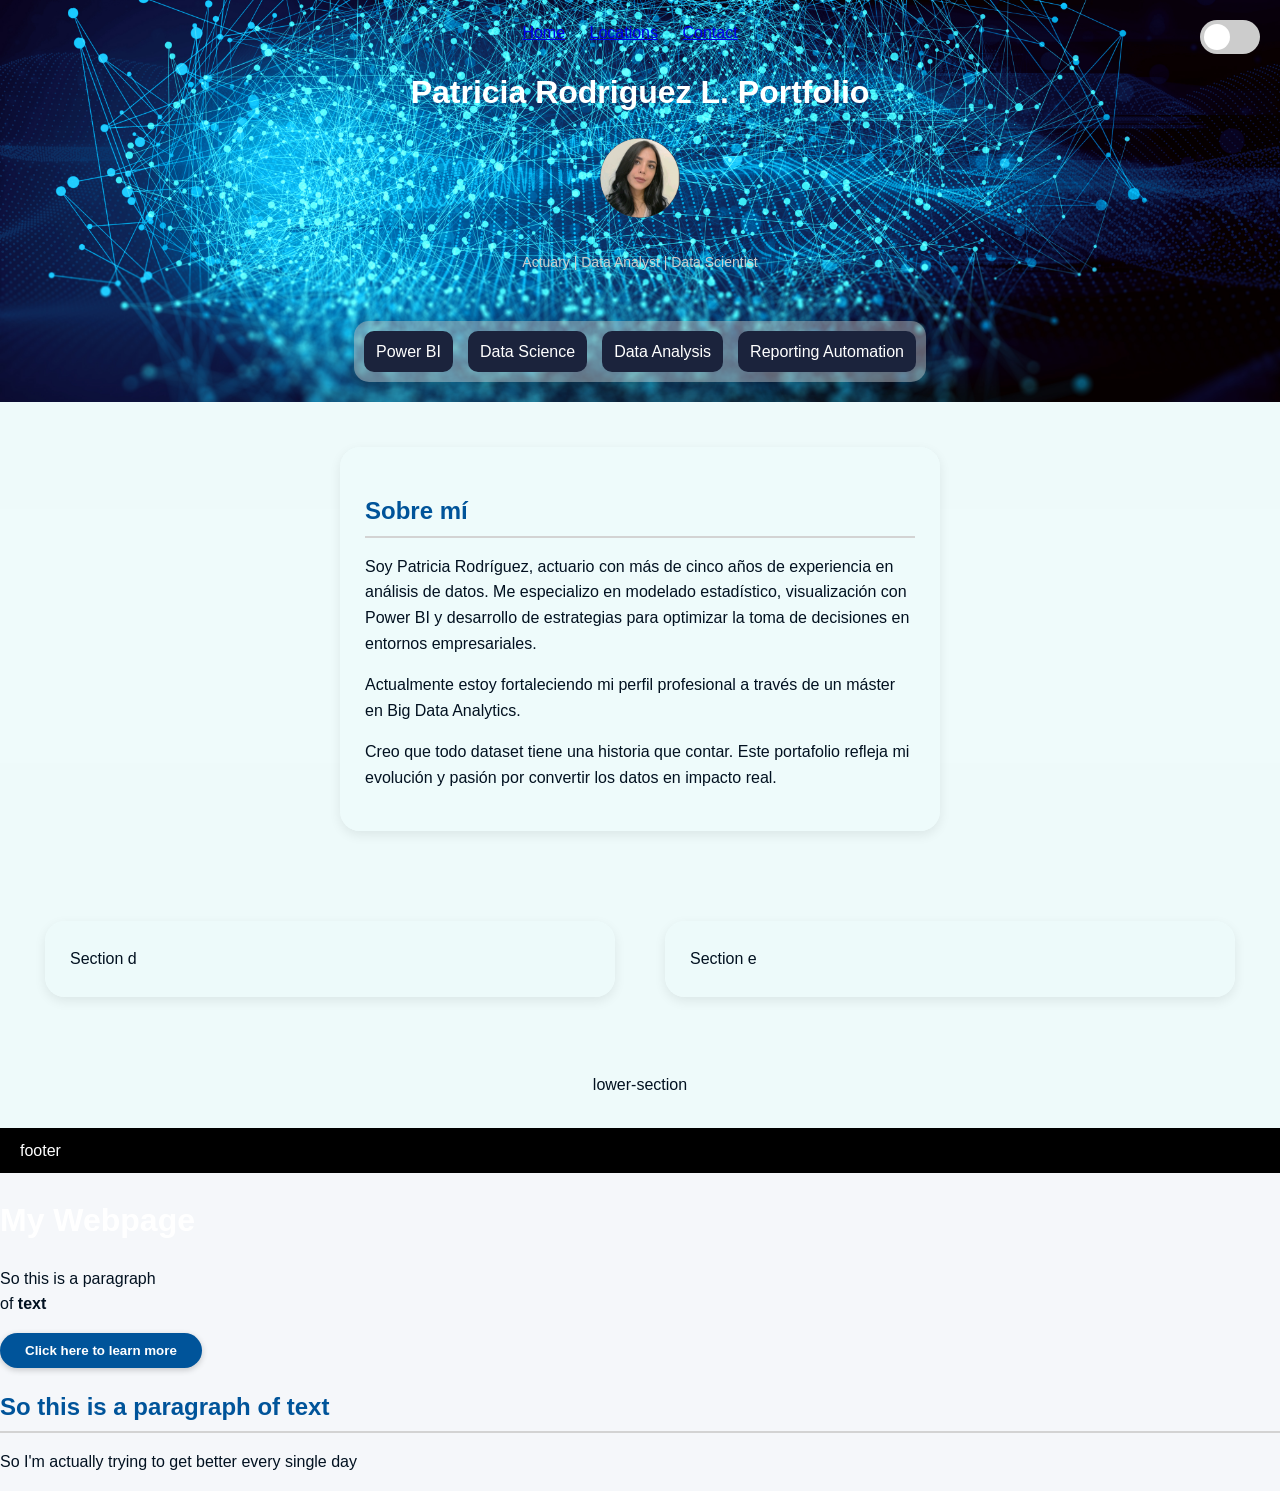
<file: index.html>
<!DOCTYPE html>
<html>
<head>
    <title>My Page!</title>
    <link rel="stylesheet" href="styles.css">
</head>
<body>

    <header id="animated-header"> 
        <nav>
            <ul>
                <li><a href="index.html">Home</a></li>
                <li><a href="locations.html">Locations</a></li>
                <li><a href="contact.html">Contact</a></li>
            </ul>
        </nav>

        <label class="switch">
            <input type="checkbox" id="toggle-dark">
            <span class="slider"></span>
          </label>

          <script>
            const toggle = document.getElementById('toggle-dark');
            toggle.addEventListener('change', () => {
              document.body.classList.toggle('dark-mode');
            });
          </script>

          
        <h1>Patricia Rodriguez L. Portfolio</h1>
        <img src="header pic.png" alt="Imagen circular">
        <h6>Actuary | Data Analyst | Data Scientist</h6>

        <!-- Floating Menu -->
        <nav class="floating-menu">
            <a href="#">Power BI</a>
            <a href="#">Data Science</a>
            <a href="#">Data Analysis</a>
            <a href="#">Reporting Automation</a>
        </nav>

    </header> 

    <section class="feature-box sales">
        <div class="section-a">
            <h2>Sobre mí</h2>
            <p>
                Soy Patricia Rodríguez, actuario con más de cinco años de experiencia en análisis de datos. Me especializo 
                en modelado estadístico, visualización con Power BI y desarrollo de estrategias para optimizar 
                la toma de decisiones en entornos empresariales.
            </p>
            <p>
                Actualmente estoy fortaleciendo mi perfil profesional a través de un máster en Big Data Analytics.
            </p>
            <p>
                Creo que todo dataset tiene una historia que contar.
                Este portafolio refleja mi evolución y pasión por convertir los datos en impacto real.
            </p>
        </div>
    </section>

    <section class="feature-box closeouts">
        <div>Section d</div>
        <div>Section e</div>
    </section>

    <section>lower-section</section>
    <footer>footer</footer>

    <h1>My Webpage</h1>
    <p>So this is a paragraph <br> of <strong>text</strong></p>
    <p><button>Click here to learn more</button></p>
    <h2>So this is a paragraph of text</h2>
    <p>So I'm actually trying to get better every single day</p>

    <!-- 🎬 Fondo animado del header -->
    <script>
        const header = document.getElementById("animated-header");
        const backgrounds = [
            "background ai.jpg",
            "background ai 2.jpg",
            "background ai 3.jpg"
        ];
        let index = 0;

        function changeBackground() {
            header.style.backgroundImage = `url('${backgrounds[index]}')`;
            index = (index + 1) % backgrounds.length;
        }

        setInterval(changeBackground, 5000);
        changeBackground();
    </script>

</body>
</html>
</file>
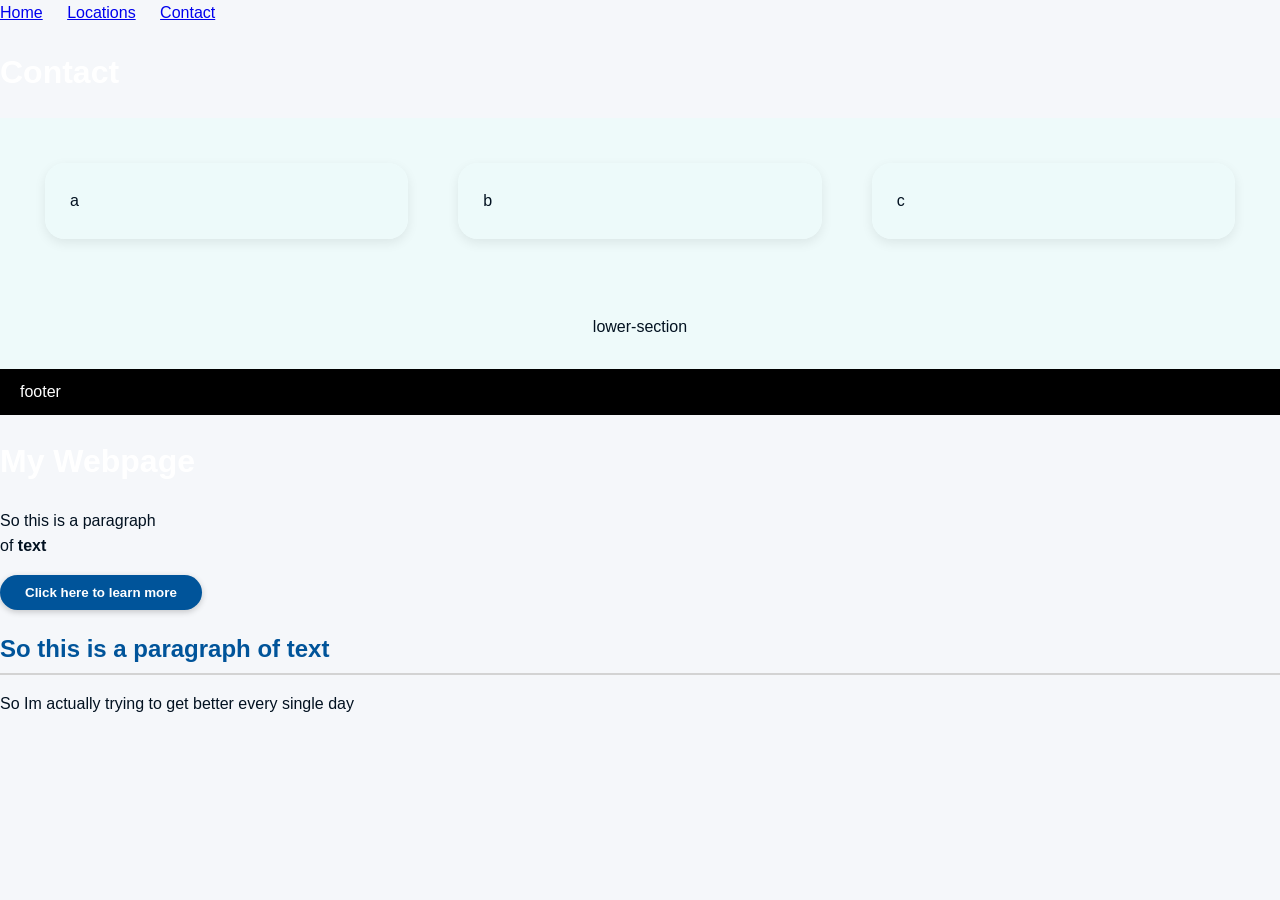
<file: contact.html>
<!DOCTYPE html>
<html>
    <head>
        <title>My Page!</title>
        <link rel="stylesheet" href="styles.css">
    </head>
   <body>

        <header> 
            <nav>
                <ul>
                    <li><a href = "index.html">Home</a></li>
                    <li><a href = "locations.html">Locations</a></li>
                    <li><a href = "contact.html">Contact</a></li>
                </ul>

            </nav>
            <h1>Contact</h1>


        </header> 

        <section>

            <div>a</div>
            <div>b</div>
            <div>c</div>

        </section>
        <section>lower-section</section>
        <footer>footer</footer>



        <h1>My Webpage</h1>
        <p> So this is a paragraph </br> of <strong>text</strong> </p>
        <p> <button> Click here to learn more </button> </p>
        <h2> So this is a paragraph of text</h2>
        <p> So Im actually trying to get better every single day</p>


    </body>

</html>
</file>
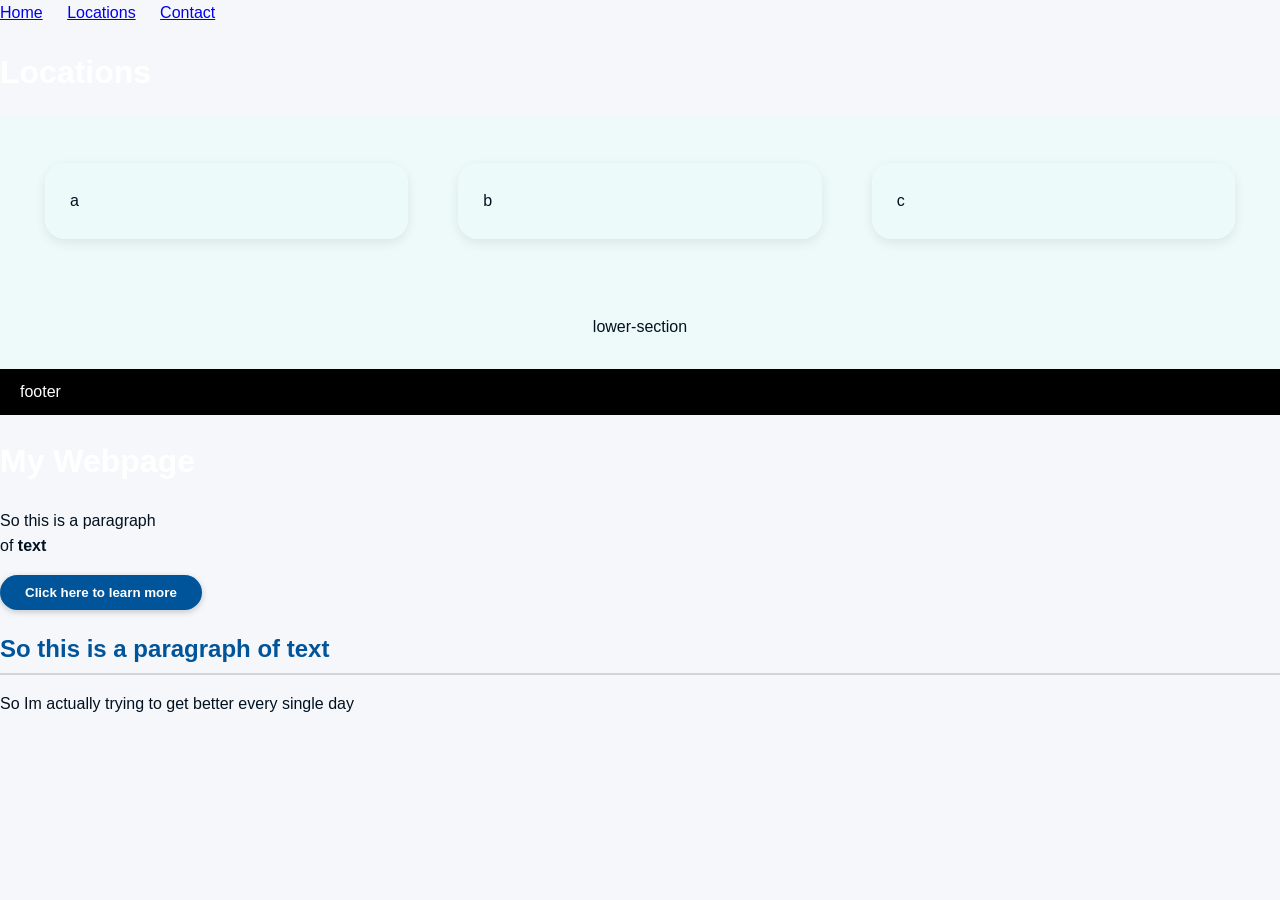
<file: locations.html>
<!DOCTYPE html>
<html>
    <head>
        <title>My Page!</title>
        <link rel="stylesheet" href="styles.css">
    </head>
   <body>

        <header> 
            <nav>
                <ul>
                    <li><a href = "index.html">Home</a></li>
                    <li><a href = "locations.html">Locations</a></li>
                    <li><a href = "contact.html">Contact</a></li>
                </ul>

            </nav>
            <h1>Locations</h1>


        </header> 

        <section>

            <div>a</div>
            <div>b</div>
            <div>c</div>

        </section>
        <section>lower-section</section>
        <footer>footer</footer>



        <h1>My Webpage</h1>
        <p> So this is a paragraph </br> of <strong>text</strong> </p>
        <p> <button> Click here to learn more </button> </p>
        <h2> So this is a paragraph of text</h2>
        <p> So Im actually trying to get better every single day</p>


    </body>

</html>
</file>
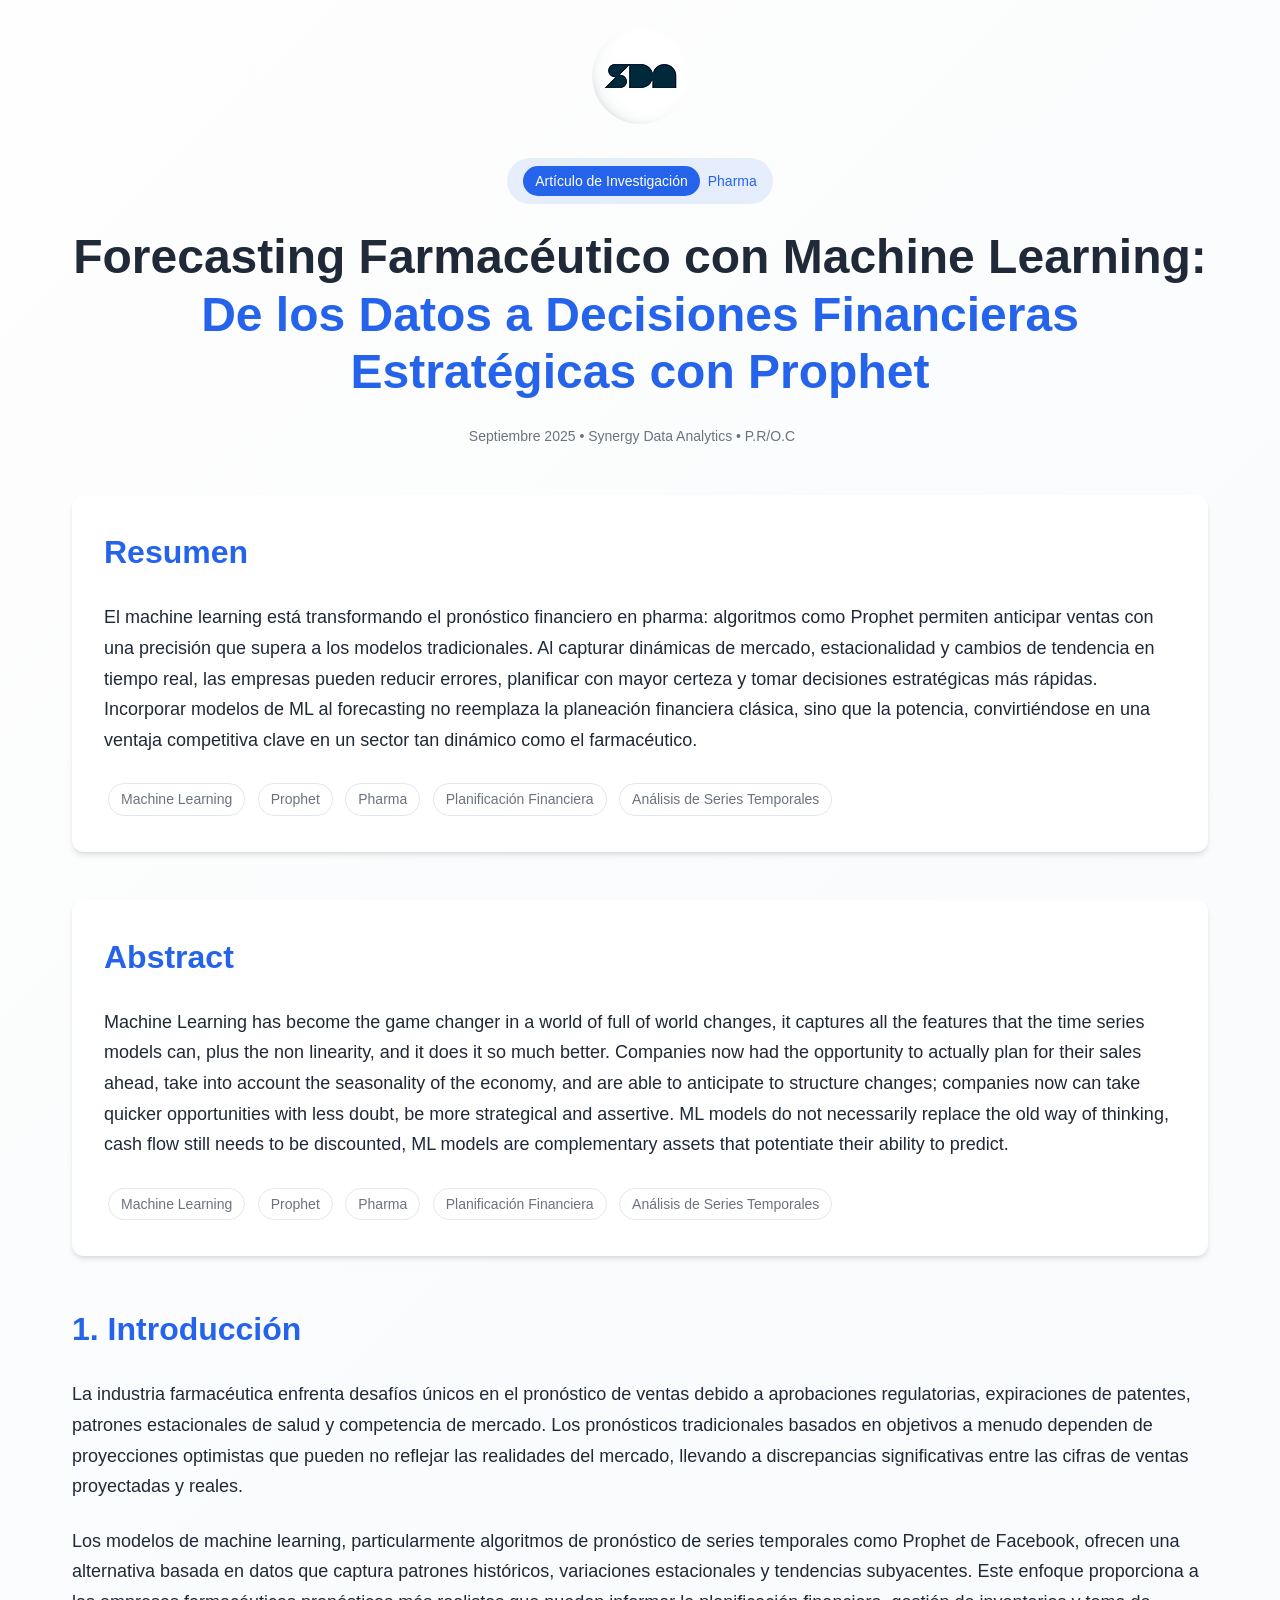
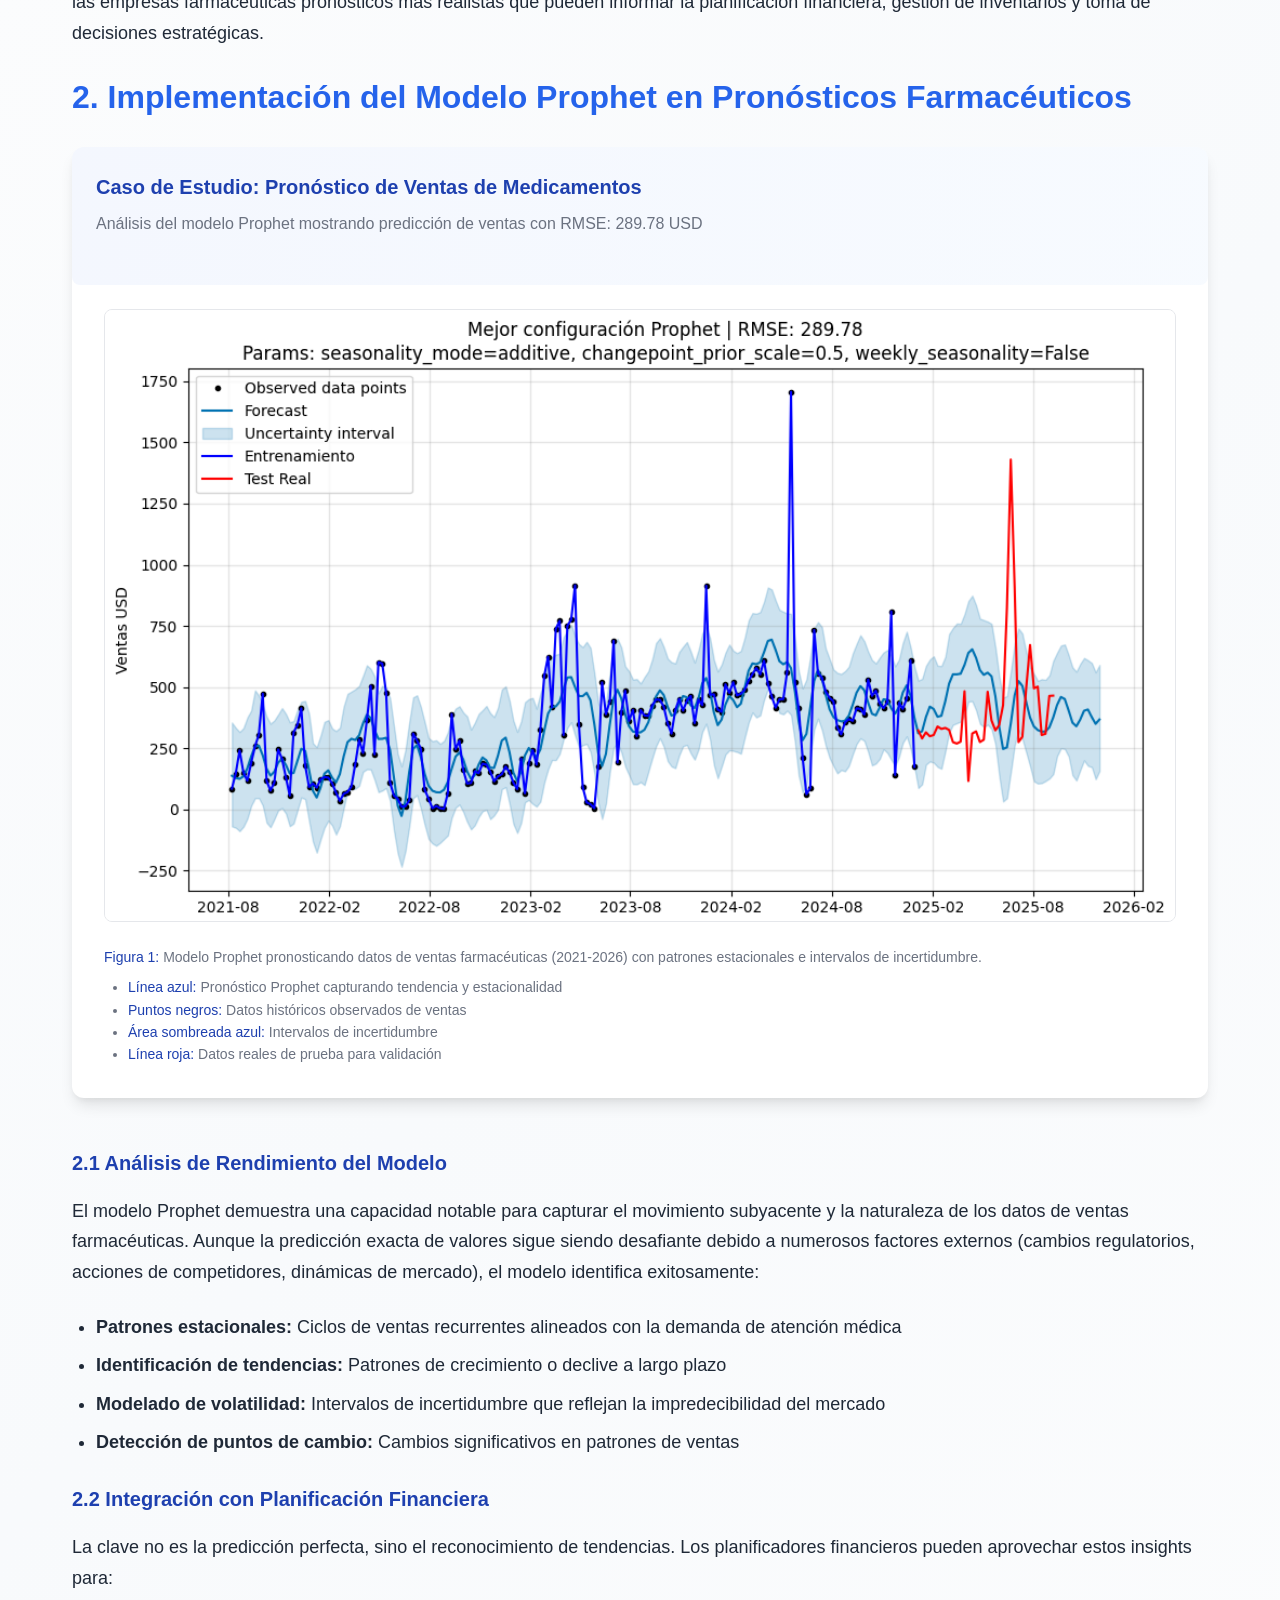
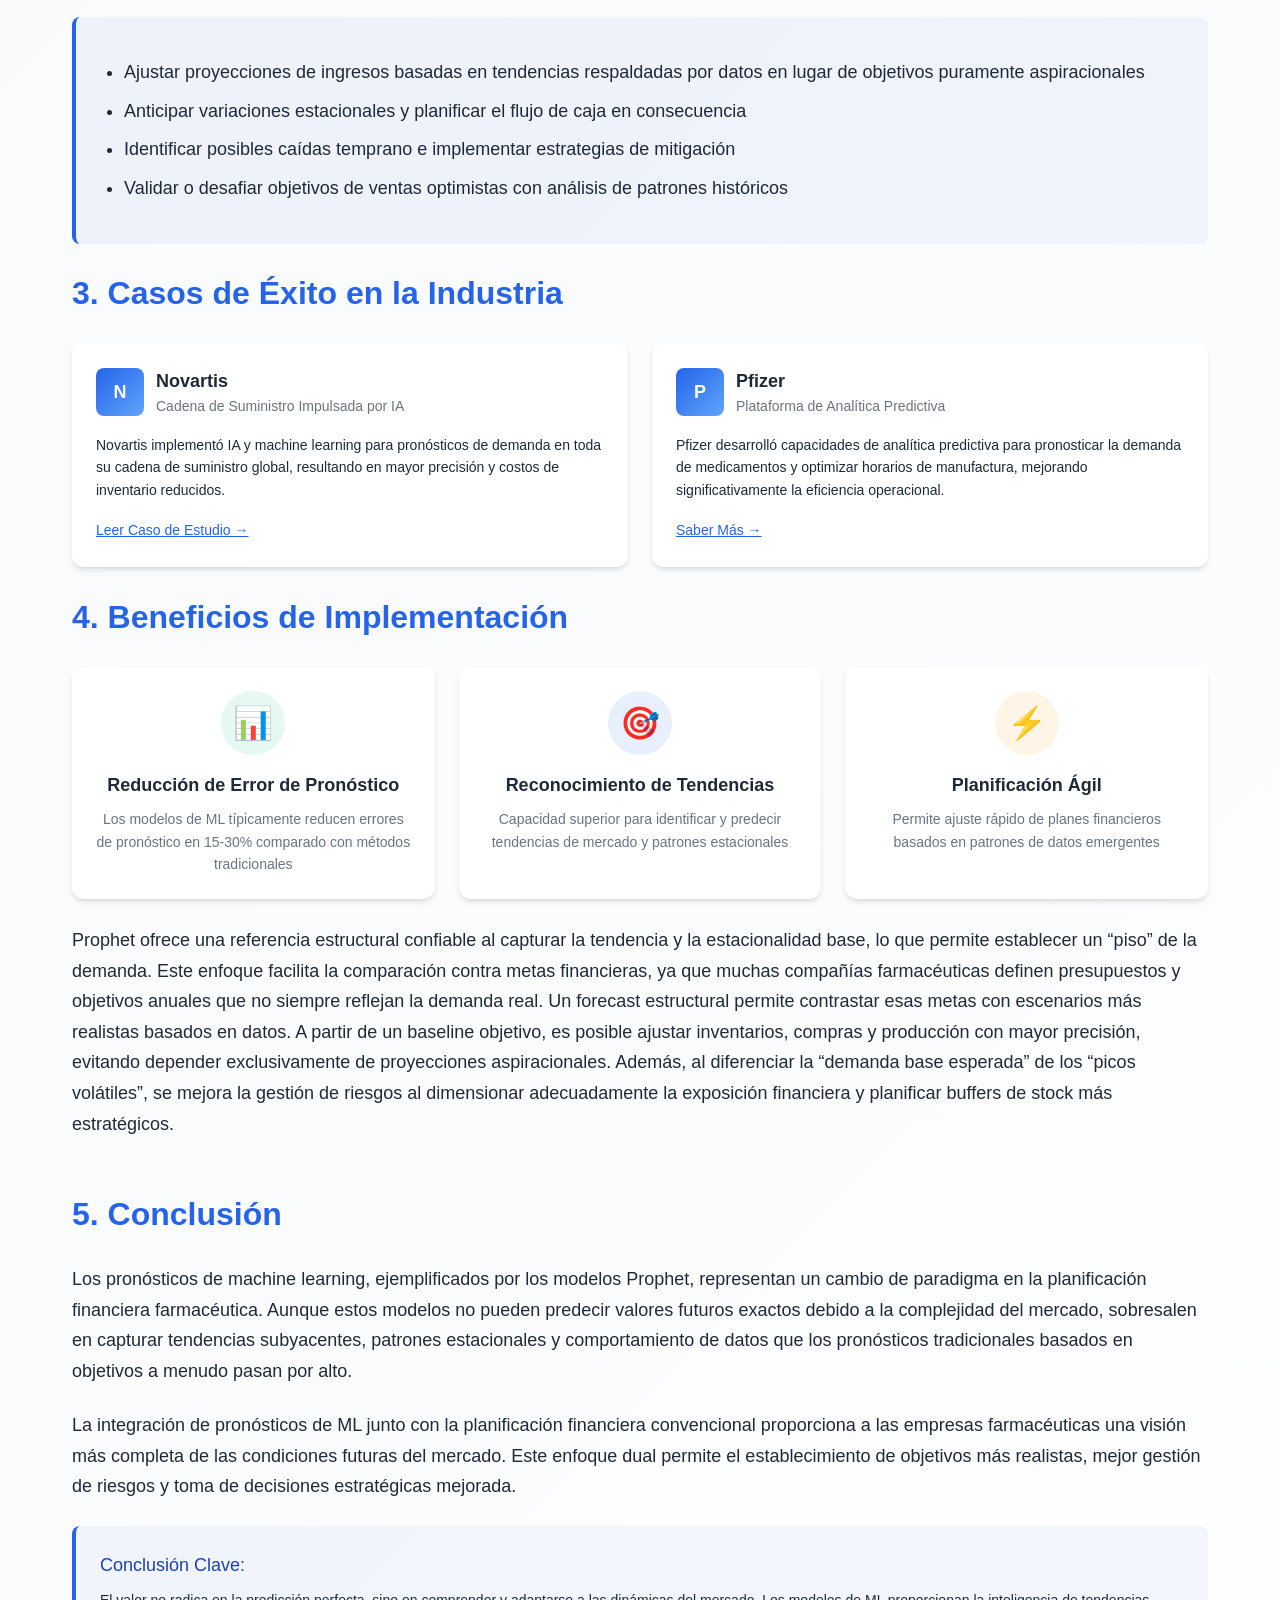
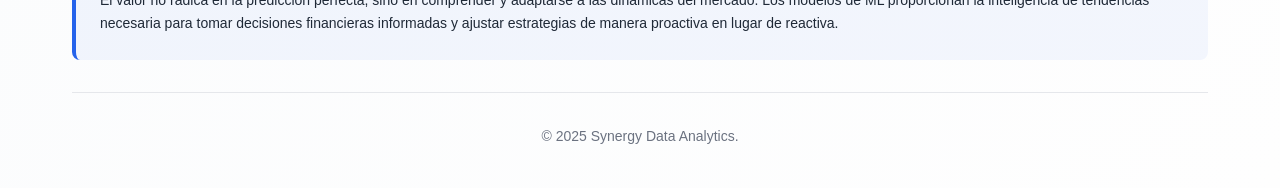
<file: Pharma code - fv.html>
<!DOCTYPE html>
<html lang="es">
<head>
    <meta charset="UTF-8">
    <meta name="viewport" content="width=device-width, initial-scale=1.0">
    <title>Modelos de Machine Learning y Pronósticos Prophet en la Industria Farmacéutica</title>
    <meta name="description" content="Investigación sobre modelos de ML y Prophet para pronósticos de ventas farmacéuticas como complemento a la planificación financiera tradicional">
    <link rel="canonical" href="/pharma-research-paper-es.html">
    
    <style>
:root {
--primary-color: #2563eb;
--primary-light: #60a5fa;
--primary-dark: #1e40af;
--paper-bg: #fefefe;
--paper-accent: #f8fafc;
--text-primary: #1f2937;
--text-secondary: #6b7280;
--border-color: #e5e7eb;
--success-color: #10b981;
--warning-color: #f59e0b;
--shadow-paper: 0 4px 6px -1px rgba(0, 0, 0, 0.1), 0 2px 4px -1px rgba(0, 0, 0, 0.06);
--shadow-elevated: 0 10px 15px -3px rgba(0, 0, 0, 0.1), 0 4px 6px -2px rgba(0, 0, 0, 0.05);
--gradient-primary: linear-gradient(135deg, var(--primary-color), var(--primary-light));
}
* {
margin: 0;
padding: 0;
box-sizing: border-box;
}
body {
font-family: 'Segoe UI', Tahoma, Geneva, Verdana, sans-serif;
line-height: 1.6;
color: var(--text-primary);
background: linear-gradient(135deg, var(--paper-bg) 0%, var(--paper-accent) 50%, var(--paper-bg) 100%);
min-height: 100vh;
}
.container {
max-width: 1200px;
margin: 0 auto;
padding: 2rem;
}
header {
text-align: center;
margin-bottom: 3rem;
}
.research-badge {
display: inline-flex;
align-items: center;
gap: 0.5rem;
background: rgba(37, 99, 235, 0.1);
padding: 0.5rem 1rem;
border-radius: 2rem;
margin-bottom: 1.5rem;
}
.badge {
background: var(--primary-color);
color: white;
padding: 0.25rem 0.75rem;
border-radius: 1rem;
font-size: 0.875rem;
font-weight: 500;
}
.badge-outline {
border: 1px solid var(--border-color);
background: transparent;
color: var(--text-secondary);
padding: 0.25rem 0.75rem;
border-radius: 1rem;
font-size: 0.875rem;
margin: 0.25rem;
display: inline-block;
}
h1 {
font-size: 3rem;
font-weight: bold;
color: var(--text-primary);
margin-bottom: 1.5rem;
line-height: 1.2;
}
.title-highlight {
color: var(--primary-color);
}
.meta-info {
display: flex;
flex-wrap: wrap;
justify-content: center;
gap: 1rem;
font-size: 0.875rem;
color: var(--text-secondary);
margin-bottom: 2rem;
}
.meta-info span {
display: flex;
align-items: center;
}
.card {
background: white;
border-radius: 0.75rem;
box-shadow: var(--shadow-paper);
margin-bottom: 3rem;
overflow: hidden;
}
.card-elevated {
box-shadow: var(--shadow-elevated);
}
.card-content {
padding: 2rem;
}
.section-title {
font-size: 2rem;
font-weight: bold;
color: var(--primary-color);
margin-bottom: 1.5rem;
}
.subsection-title {
font-size: 1.25rem;
font-weight: 600;
color: var(--primary-dark);
margin: 1.5rem 0 1rem 0;
}
.prose {
font-size: 1.125rem;
line-height: 1.7;
color: var(--text-primary);
}
.prose p {
margin-bottom: 1.5rem;
}
.prose ul {
margin: 1rem 0;
padding-left: 1.5rem;
}
.prose li {
margin-bottom: 0.5rem;
}
.chart-container {
background: linear-gradient(90deg, rgba(37, 99, 235, 0.05), rgba(96, 165, 250, 0.05));
padding: 1.5rem;
border-radius: 0.5rem;
margin-bottom: 1.5rem;
}
.chart-title {
font-size: 1.25rem;
font-weight: 600;
color: var(--primary-dark);
margin-bottom: 0.5rem;
}
.chart-subtitle {
color: var(--text-secondary);
margin-bottom: 1.5rem;
}
.chart-image {
width: 100%;
height: auto;
border-radius: 0.5rem;
border: 1px solid var(--border-color);
margin-bottom: 1rem;
}
.chart-caption {
font-size: 0.875rem;
color: var(--text-secondary);
}
.chart-caption strong {
color: var(--primary-dark);
font-weight: 500;
}
.highlight-box {
background: rgba(37, 99, 235, 0.05);
padding: 1.5rem;
border-radius: 0.5rem;
border-left: 4px solid var(--primary-color);
margin: 1.5rem 0;
}
.grid {
display: grid;
gap: 1.5rem;
}
.grid-2 {
grid-template-columns: repeat(auto-fit, minmax(300px, 1fr));
}
.grid-3 {
grid-template-columns: repeat(auto-fit, minmax(250px, 1fr));
}
.company-card {
background: white;
border-radius: 0.75rem;
box-shadow: var(--shadow-paper);
padding: 1.5rem;
transition: transform 0.2s ease, box-shadow 0.2s ease;
}
.company-card:hover {
transform: translateY(-2px);
box-shadow: var(--shadow-elevated);
}
.company-header {
display: flex;
align-items: center;
gap: 0.75rem;
margin-bottom: 1rem;
}
.company-logo {
width: 3rem;
height: 3rem;
background: var(--gradient-primary);
border-radius: 0.5rem;
display: flex;
align-items: center;
justify-content: center;
color: white;
font-weight: bold;
font-size: 1.125rem;
}
.company-name {
font-weight: 600;
font-size: 1.125rem;
}
.company-subtitle {
font-size: 0.875rem;
color: var(--text-secondary);
}
.company-description {
font-size: 0.875rem;
color: var(--text-primary);
margin-bottom: 1rem;
line-height: 1.6;
}
.company-link {
color: var(--primary-color);
text-decoration: underline;
font-size: 0.875rem;
font-weight: 500;
transition: color 0.2s ease;
}
.company-link:hover {
color: var(--primary-dark);
}
.benefit-card {
background: white;
border-radius: 0.75rem;
box-shadow: var(--shadow-paper);
padding: 1.5rem;
text-align: center;
}
.benefit-icon {
width: 4rem;
height: 4rem;
border-radius: 50%;
display: flex;
align-items: center;
justify-content: center;
margin: 0 auto 1rem auto;
font-size: 2rem;
}
.benefit-icon.success {
background: rgba(16, 185, 129, 0.1);
color: var(--success-color);
}
.benefit-icon.primary {
background: rgba(37, 99, 235, 0.1);
color: var(--primary-color);
}
.benefit-icon.warning {
background: rgba(245, 158, 11, 0.1);
color: var(--warning-color);
}
.benefit-title {
font-weight: 600;
font-size: 1.125rem;
margin-bottom: 0.5rem;
}
.benefit-description {
font-size: 0.875rem;
color: var(--text-secondary);
}
.references {
background: white;
border-radius: 0.75rem;
box-shadow: var(--shadow-paper);
padding: 1.5rem;
}
.references .content {
font-size: 0.875rem;
color: var(--text-primary);
line-height: 1.6;
}
.references p {
margin-bottom: 0.75rem;
}
.references a {
color: var(--primary-color);
text-decoration: underline;
}
.separator {
height: 1px;
background: var(--border-color);
margin: 2rem 0;
border: none;
}
footer {
text-align: center;
font-size: 0.875rem;
color: var(--text-secondary);
margin-top: 2rem;
}
footer p {
margin-bottom: 0.5rem;
}
.synergy-logo {
max-width: 200px;
height: auto;
margin: 2rem auto;
display: block;
border-radius: 0.5rem;
box-shadow: var(--shadow-paper);
}
@media (max-width: 768px) {
.container {
padding: 1rem;
}
h1 {
font-size: 2rem;
}
.meta-info {
flex-direction: column;
text-align: center;
}
.grid-2, .grid-3 {
grid-template-columns: 1fr;
}
}
</style>
</head>
<body>
  
        <!-- Synergy Logo -->
        
    </br> 
  <center>
                <img src="[data-uri]" alt="Synergy Logo" style="display:block;border:0;outline:none;text-decoration:none;height:auto;" />
              </center> 
  
    <div class="container">
        <!-- Header -->
        <header>
            <div class="research-badge">
                <span class="badge">Artículo de Investigación</span>
                <span style="font-size: 0.875rem; color: var(--primary-color); font-weight: 500;"> Pharma </span>
            </div>
            <h1>
                Forecasting Farmacéutico con Machine Learning: 
          <span class="title-highlight">De los Datos a Decisiones Financieras Estratégicas con Prophet</span>
          </h1>
            <div class="meta-info">
                <span>Septiembre 2025 • Synergy Data Analytics • P.R/O.C</span>
                <span></span>
            </div>
        </header>

  
<!-- Abstract -->
        <div class="card">
            <div class="card-content">
                <h2 class="section-title">Resumen</h2>
                <div class="prose">
                    <p>
                        El machine learning está transformando el pronóstico financiero en pharma: 
                      algoritmos como Prophet permiten anticipar ventas con una precisión que supera 
                      a los modelos tradicionales. Al capturar dinámicas de mercado, estacionalidad y 
                      cambios de tendencia en tiempo real, las empresas pueden reducir errores, planificar 
                      con mayor certeza y tomar decisiones estratégicas más rápidas. Incorporar modelos de ML
                      al forecasting no reemplaza la planeación financiera clásica, sino que la potencia, 
                      convirtiéndose en una ventaja competitiva clave en un sector tan dinámico como el
                      farmacéutico. </p>
                </div>
                <div style="margin-top: 1.5rem;">
                    <span class="badge-outline">Machine Learning</span>
                    <span class="badge-outline">Prophet</span>
                    <span class="badge-outline">Pharma</span>
                    <span class="badge-outline">Planificación Financiera</span>
                    <span class="badge-outline">Análisis de Series Temporales</span>
                </div>
            </div>
        </div>
        
        
                <!-- Abstract -->
        <div class="card">
            <div class="card-content">
                <h2 class="section-title">Abstract</h2>
                <div class="prose">
                    <p>
                            Machine Learning has become the game changer in a world of full of world changes,
                       it captures all the features that the time series models can, plus the non linearity, and
                       it does it so much better. Companies now had the opportunity to actually plan for their sales ahead,
                       take into account the seasonality of the economy, and are able to anticipate to structure changes;
                       companies now can take quicker opportunities with less doubt, be more strategical and assertive.
                       ML models do not necessarily replace the old way of thinking, cash flow still needs to be discounted,
                       ML models are complementary assets that potentiate their ability to predict. 
                       </p>
                </div>
                <div style="margin-top: 1.5rem;">
                    <span class="badge-outline">Machine Learning</span>
                    <span class="badge-outline">Prophet</span>
                    <span class="badge-outline">Pharma</span>
                    <span class="badge-outline">Planificación Financiera</span>
                    <span class="badge-outline">Análisis de Series Temporales</span>
                </div>
            </div>
        </div>
        

        <!-- Introduction -->
        <section>
            <h2 class="section-title">1. Introducción</h2>
            <div class="prose">
                <p>
                    La industria farmacéutica enfrenta desafíos únicos en el pronóstico de ventas debido a aprobaciones regulatorias, 
                    expiraciones de patentes, patrones estacionales de salud y competencia de mercado. Los pronósticos tradicionales 
                    basados en objetivos a menudo dependen de proyecciones optimistas que pueden no reflejar las realidades del mercado, 
                    llevando a discrepancias significativas entre las cifras de ventas proyectadas y reales.
                </p>
                <p>
                    Los modelos de machine learning, particularmente algoritmos de pronóstico de series temporales como Prophet de Facebook, 
                    ofrecen una alternativa basada en datos que captura patrones históricos, variaciones estacionales y tendencias subyacentes. 
                    Este enfoque proporciona a las empresas farmacéuticas pronósticos más realistas que pueden informar la planificación 
                    financiera, gestión de inventarios y toma de decisiones estratégicas.
                </p>
            </div>
        </section>

        <!-- Prophet Model Analysis -->
        <section>
            <h2 class="section-title">2. Implementación del Modelo Prophet en Pronósticos Farmacéuticos</h2>
            
            <div class="card card-elevated">
                <div class="chart-container">
                    <h3 class="chart-title">Caso de Estudio: Pronóstico de Ventas de Medicamentos</h3>
                    <p class="chart-subtitle">
                        Análisis del modelo Prophet mostrando predicción de ventas con RMSE: 289.78 USD
                    </p>
                </div>
                <div class="card-content" style="padding-top: 0;">
                    <img src="[data-uri]" alt="Modelo de pronóstico Prophet mostrando datos de ventas de medicamentos con puntos observados, línea de pronóstico, intervalos de incertidumbre, datos de entrenamiento y prueba de 2021-2026" class="chart-image">
                    <div class="chart-caption">
                        <p style="margin-bottom: 0.5rem;">
                            <strong>Figura 1:</strong> Modelo Prophet pronosticando datos de ventas farmacéuticas (2021-2026) 
                            con patrones estacionales e intervalos de incertidumbre.
                        </p>
                        <ul style="font-size: 0.875rem; padding-left: 1.5rem;">
                            <li><strong>Línea azul:</strong> Pronóstico Prophet capturando tendencia y estacionalidad</li>
                            <li><strong>Puntos negros:</strong> Datos históricos observados de ventas</li>
                            <li><strong>Área sombreada azul:</strong> Intervalos de incertidumbre</li>
                            <li><strong>Línea roja:</strong> Datos reales de prueba para validación</li>
                        </ul>
                    </div>
                </div>
            </div>

            <div class="prose">
                <h3 class="subsection-title">2.1 Análisis de Rendimiento del Modelo</h3>
                <p>
                    El modelo Prophet demuestra una capacidad notable para capturar el movimiento subyacente y la naturaleza 
                    de los datos de ventas farmacéuticas. Aunque la predicción exacta de valores sigue siendo desafiante debido a numerosos 
                    factores externos (cambios regulatorios, acciones de competidores, dinámicas de mercado), el modelo identifica exitosamente:
                </p>
                <ul>
                    <li><strong>Patrones estacionales:</strong> Ciclos de ventas recurrentes alineados con la demanda de atención médica</li>
                    <li><strong>Identificación de tendencias:</strong> Patrones de crecimiento o declive a largo plazo</li>
                    <li><strong>Modelado de volatilidad:</strong> Intervalos de incertidumbre que reflejan la impredecibilidad del mercado</li>
                    <li><strong>Detección de puntos de cambio:</strong> Cambios significativos en patrones de ventas</li>
                </ul>
                
                <h3 class="subsection-title">2.2 Integración con Planificación Financiera</h3>
                <p>
                    La clave no es la predicción perfecta, sino el reconocimiento de tendencias. Los planificadores financieros pueden 
                    aprovechar estos insights para:
                </p>
                <div class="highlight-box">
                    <ul>
                        <li>Ajustar proyecciones de ingresos basadas en tendencias respaldadas por datos en lugar de objetivos puramente aspiracionales</li>
                        <li>Anticipar variaciones estacionales y planificar el flujo de caja en consecuencia</li>
                        <li>Identificar posibles caídas temprano e implementar estrategias de mitigación</li>
                        <li>Validar o desafiar objetivos de ventas optimistas con análisis de patrones históricos</li>
                    </ul>
                </div>
            </div>
        </section>

        <!-- Success Cases -->
        <section>
            <h2 class="section-title">3. Casos de Éxito en la Industria</h2>
            
            <div class="grid grid-2">
                <div class="company-card">
                    <div class="company-header">
                        <div class="company-logo">N</div>
                        <div>
                            <div class="company-name">Novartis</div>
                            <div class="company-subtitle">Cadena de Suministro Impulsada por IA</div>
                        </div>
                    </div>
                    <p class="company-description">
                        Novartis implementó IA y machine learning para pronósticos de demanda en toda su cadena de suministro global, 
                        resultando en mayor precisión y costos de inventario reducidos.
                    </p>
                    <a href="https://www.sciencedirect.com/science/article/pii/S3050837125000086" class="company-link" target="_blank" rel="noopener noreferrer">
                        Leer Caso de Estudio →
                    </a>
                </div>

                <div class="company-card">
                    <div class="company-header">
                        <div class="company-logo">P</div>
                        <div>
                            <div class="company-name">Pfizer</div>
                            <div class="company-subtitle">Plataforma de Analítica Predictiva</div>
                        </div>
                    </div>
                    <p class="company-description">
                        Pfizer desarrolló capacidades de analítica predictiva para pronosticar la demanda de medicamentos y optimizar 
                        horarios de manufactura, mejorando significativamente la eficiencia operacional.
                    </p>
                    <a href="https://www.sciencedirect.com/science/article/pii/S0928098724002513" class="company-link" target="_blank" rel="noopener noreferrer">
                        Saber Más →
                    </a>
                </div>


        </section>
        </br>
        <!-- Implementation Benefits -->
        <section>
            <h2 class="section-title">4. Beneficios de Implementación</h2>
            
            <div class="grid grid-3">
                <div class="benefit-card">
                    <div class="benefit-icon success">📊</div>
                    <h3 class="benefit-title">Reducción de Error de Pronóstico</h3>
                    <p class="benefit-description">
                        Los modelos de ML típicamente reducen errores de pronóstico en 15-30% comparado con métodos tradicionales
                    </p>
                </div>

                <div class="benefit-card">
                    <div class="benefit-icon primary">🎯</div>
                    <h3 class="benefit-title">Reconocimiento de Tendencias</h3>
                    <p class="benefit-description">
                        Capacidad superior para identificar y predecir tendencias de mercado y patrones estacionales
                    </p>
                </div>

                <div class="benefit-card">
                    <div class="benefit-icon warning">⚡</div>
                    <h3 class="benefit-title">Planificación Ágil</h3>
                    <p class="benefit-description">
                        Permite ajuste rápido de planes financieros basados en patrones de datos emergentes
                    </p>
                </div>
            </div>
        </section>
        
        
        
        
  </br>   
  

 <div class="prose">
Prophet ofrece una referencia estructural confiable al capturar la tendencia y la estacionalidad base, lo que permite establecer un “piso” de la demanda. Este enfoque facilita la comparación contra metas financieras, ya que muchas compañías farmacéuticas definen presupuestos y objetivos anuales que no siempre reflejan la demanda real. Un forecast estructural permite contrastar esas metas con escenarios más realistas basados en datos. A partir de un baseline objetivo, es posible ajustar inventarios, compras y producción con mayor precisión, evitando depender exclusivamente de proyecciones aspiracionales. Además, al diferenciar la “demanda base esperada” de los “picos volátiles”, se mejora la gestión de riesgos al dimensionar adecuadamente la exposición financiera y planificar buffers de stock más estratégicos.     
        
</p>        
 </div>
      

        <!-- Conclusion -->
        </br>
        <section>
            <h2 class="section-title">5. Conclusión</h2>
            <div class="prose">
                <p>
                    Los pronósticos de machine learning, ejemplificados por los modelos Prophet, representan un cambio de paradigma en 
                    la planificación financiera farmacéutica. Aunque estos modelos no pueden predecir valores futuros exactos debido a 
                    la complejidad del mercado, sobresalen en capturar tendencias subyacentes, patrones estacionales y comportamiento 
                    de datos que los pronósticos tradicionales basados en objetivos a menudo pasan por alto.
                </p>
                <p>
                    La integración de pronósticos de ML junto con la planificación financiera convencional proporciona a las empresas 
                    farmacéuticas una visión más completa de las condiciones futuras del mercado. Este enfoque dual permite el 
                    establecimiento de objetivos más realistas, mejor gestión de riesgos y toma de decisiones estratégicas mejorada.
                </p>
                <div class="highlight-box">
                    <p style="font-weight: 500; color: var(--primary-dark); margin-bottom: 0.5rem;">Conclusión Clave:</p>
                    <p style="font-size: 0.875rem; margin-bottom: 0;">
                        El valor no radica en la predicción perfecta, sino en comprender y adaptarse a las dinámicas del mercado. 
                        Los modelos de ML proporcionan la inteligencia de tendencias necesaria para tomar decisiones financieras 
                        informadas y ajustar estrategias de manera proactiva en lugar de reactiva.
                    </p>
                </div>
            </div>
        </section>

        <!-- References -->

        <hr class="separator">

        <!-- Footer -->
        <footer>
            <p>© 2025 Synergy Data Analytics.</p>
            <p> </p>
        </footer>
    </div>
</body>
</html>
</file>
<file: styles.css>
/* 🎨 Estilos generales */
body {
    background: #f5f7fa;
    color: #021120;
    font-family: 'Roboto', 'Segoe UI', sans-serif;
    font-size: 15px;
    line-height: 1.5;
    margin: 0;
    padding: 0;
}

/* 🔠 Titulares */
h1 {
    color: white;
    margin-bottom: 20px;
}

h2 {
    font-size: 24px;
    color: #00549a;
    border-bottom: 2px solid #d3d3d3;
    padding-bottom: 5px;
    margin-bottom: 15px;
}

h6 {
    font-weight: 400;
    font-size: 14px;
    color: #cccccc;
}

/* 🔘 Botón moderno */
button {
    background: #00549a;
    color: white;
    border: none;
    border-radius: 25px;
    padding: 10px 25px;
    font-weight: bold;
    box-shadow: 0 2px 6px rgba(0, 0, 0, 0.2);
    transition: background 0.3s ease;
}

button:hover {
    background: #003f7f;
}

/* 📑 Listas y navegación */
ul {
    margin: 0;
    padding: 0;
    list-style-type: none;
}

li {
    display: inline-block;
    margin-right: 20px;
}

footer {
    background: black;
    color: white;
    padding: 10px 20px;
}

/* 🧭 Fondo animado en el header */
#animated-header {
    background-size: cover;
    background-position: center;
    background-repeat: no-repeat;
    transition: background-image 1s ease-in-out;
    color: white;
    padding: 20px;
    text-align: center;
    display: flex;
    flex-direction: column;
    align-items: center;
}

#animated-header img {
    width: 80px;
    height: 80px;
    border-radius: 50%;
    object-fit: cover;
}

/* 📌 Menú flotante */
.floating-menu {
    display: flex;
    justify-content: center;
    gap: 15px;
    background: rgba(184, 184, 184, 0.5);
    padding: 10px;
    border-radius: 15px;
    box-shadow: 0px 4px 10px rgba(0, 0, 0, 0.2);
    margin-top: 15px;
    width: fit-content;
}

.floating-menu a {
    color: white;
    text-decoration: none;
    padding: 8px 12px;
    border-radius: 10px;
    background: #1b233c;
    transition: 0.3s;
}

.floating-menu a:hover {
    background: white;
    color: #00549a;
}

/* 🔳 Layout de secciones */
section {
    background: white;
    color: rgb(128, 128, 128);
    padding: 20px;
    display: flex;
    flex-wrap: wrap;
    gap: 20px;
    font-family: 'Montserrat', sans-serif;
}


/* 🧊 Estilo para .section-a (translúcida y gris suave) */
.section-a {
    background: linear-gradient(145deg, #e6e6e6, #ffffff);
    backdrop-filter: blur(6px);
    border-radius: 20px;
    padding: 25px;
    color: #2c3e50;
    box-shadow: 0 4px 12px rgba(0, 0, 0, 0.08);
    flex: 1 1 300px;
    transition: transform 0.3s ease;
    font-family: 'Montserrat', sans-serif;
}

.section-a:hover {
    transform: translateY(-5px);
}

/* 🧱 Estilo general de tarjetas */
section div,
.feature-box div,
section.feature-box.sales div,
section.feature-box.closeouts div,
div {
    background: linear-gradient(145deg, #e6e6e6, #ffffff);
    border-radius: 20px;
    box-shadow: 0 4px 12px rgba(0, 0, 0, 0.08);
    padding: 25px;
    margin: 15px;
    color: #1b233c;
    transition: transform 0.3s ease;
    flex: 1 1 300px;
}

section div:hover {
    transform: translateY(-5px);
}

/* 🎨 Estilos por categoría */
section.feature-box.sales div {
    font-family: 'Roboto', Sans-serif;
    background: linear-gradient(145deg, #f8f7f7, #ffffff);
    border-radius: 20px;
    box-shadow: 0 4px 12px rgba(0, 0, 0, 0.08);
    padding: 25px;
    margin: 15px;
    color: #1b233c;
    transition: transform 0.3s ease;
    flex: 1 1 300px;
}

section.feature-box.closeouts div {
    background: #f5faff; /* celeste muy claro */
}

div {
    background: #dbe3f7;
    width: 100px;
    color: white;
    padding: 20px;
    margin: auto;
}

/* 📱 Responsive */
@media screen and (max-width: 768px) {
    section {
        flex-direction: column;
        padding: 10px;
    }

    .floating-menu {
        flex-wrap: wrap;
    }

    header img {
        width: 60px;
        height: 60px;
    }

    h1 {
        font-size: 24px;
    }

    .section-a {
        padding: 20px;
        margin: 10px 0;
    }
}

.switch {
    position: fixed;
    top: 20px;
    right: 20px;
    display: inline-block;
    width: 60px;
    height: 34px;
  }
  
  .switch input {
    opacity: 0;
    width: 0;
    height: 0;
  }
  
  .slider {
    position: absolute;
    cursor: pointer;
    background-color: #ccc;
    border-radius: 34px;
    top: 0;
    left: 0;
    right: 0;
    bottom: 0;
    transition: .4s;
  }
  
  .slider:before {
    position: absolute;
    content: "";
    height: 26px;
    width: 26px;
    left: 4px;
    bottom: 4px;
    background-color: white;
    border-radius: 50%;
    transition: .4s;
  }
  
  input:checked + .slider {
    background-color: #00549a;
  }
  
  input:checked + .slider:before {
    transform: translateX(26px);
  }

  :root {
    --bg-color: #f5f7fa;
    --text-color: #021120;
    --card-bg: rgba(238, 251, 251, 0.907);
  }
  
  body.dark-mode {
    --bg-color: #121212;
    --text-color: #e0e0e0;
    --card-bg: rgba(40, 40, 40, 0.8);
  }
  
  body {
    background-color: var(--bg-color);
    color: var(--text-color);
    transition: background 0.3s ease, color 0.3s ease;
  }
  
  .card,
  .section-a {
    background: var(--card-bg);
    backdrop-filter: blur(10px);
    color: var(--text-color);
  }
  
  section,
section div,
.section-a,
.feature-box div,
section.feature-box.sales div,
section.feature-box.closeouts div {
  background: var(--card-bg);
  color: var(--text-color);
  transition: background 0.3s ease, color 0.3s ease;
}


.card {
    background: var(--card-bg);
    color: var(--text-color);
    backdrop-filter: blur(10px);
    transition: background 0.3s ease, color 0.3s ease;
  }

  section {
    display: flex;
    flex-wrap: wrap;
    gap: 20px;
    justify-content: center;
    padding: 30px
}

.section-a,
.feature-box div,
.card {
  flex: 1 1 300px; /* crece, reduce, ancho mínimo */
  max-width: 600px;
  width: 100%;
  box-sizing: border-box;
}

body {
    font-size: 1rem; /* escala con base en el usuario */
    line-height: 1.6;
  }
  
  img {
    max-width: 100%;
    height: auto;
    border-radius: 15px;
  }

  @media (max-width: 768px) {
    section {
      flex-direction: column;
      padding: 15px;
    }
  
    .floating-menu {
      flex-wrap: wrap;
      gap: 10px;
    }
  
    h1 {
      font-size: 24px;
    }
  
    .section-a,
    .card {
      margin: 10px auto;
    }
  }

  
  .card {
    padding: 2rem;
    margin: 1rem;
  }
</file>
